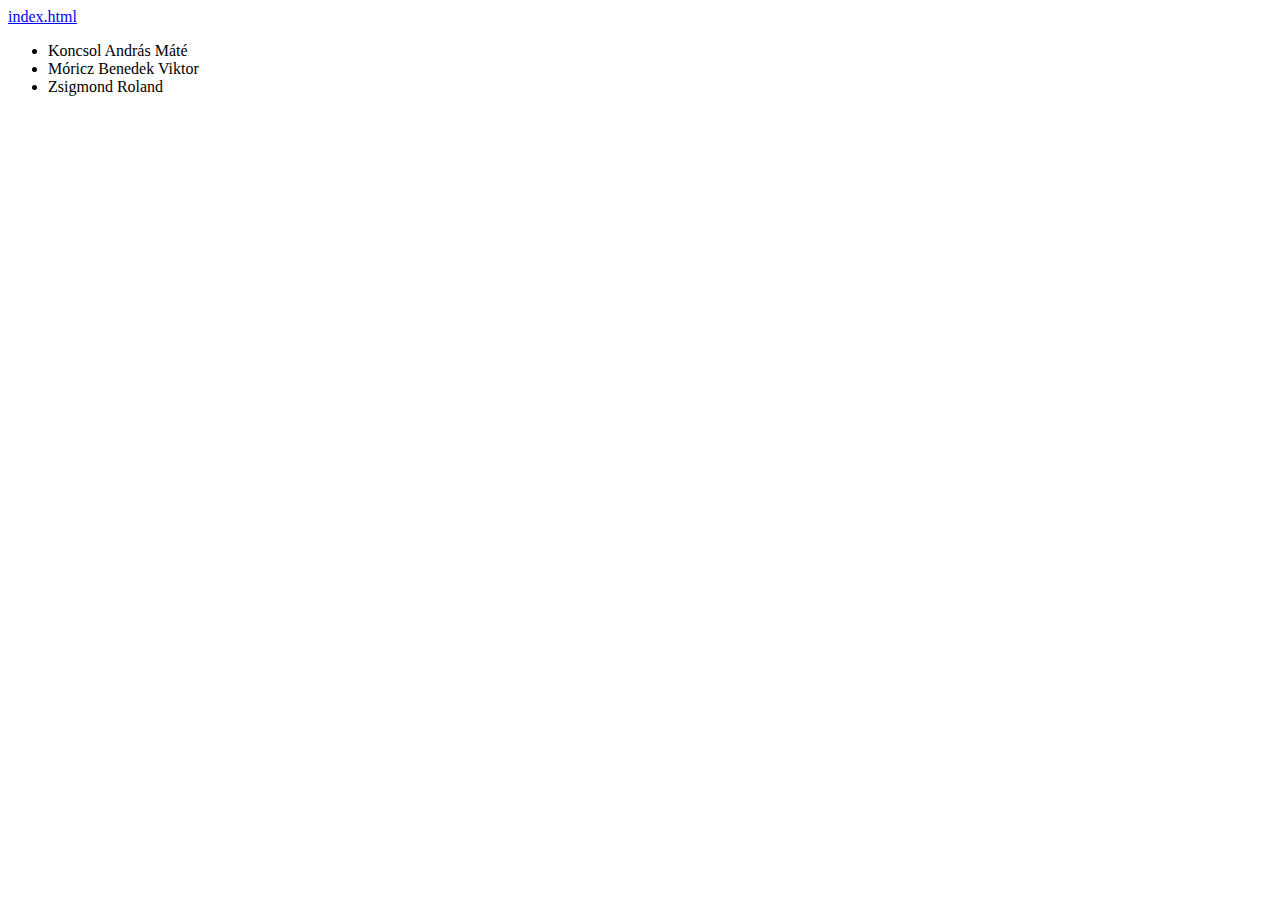
<file: index.html>
<!DOCTYPE html>
<html lang="en">
<head>
    <meta charset="UTF-8">
    <meta name="viewport" content="width=, initial-scale=1.0">
    <title>Document</title>
</head>
<body>
	<a href="Weblapok/index.html">index.html</a>
    <ul>
        <li>Koncsol András Máté</li>
        <li>Móricz Benedek Viktor</li>
        <li>Zsigmond Roland</li>
    </ul>
</body>
</html>
</file>
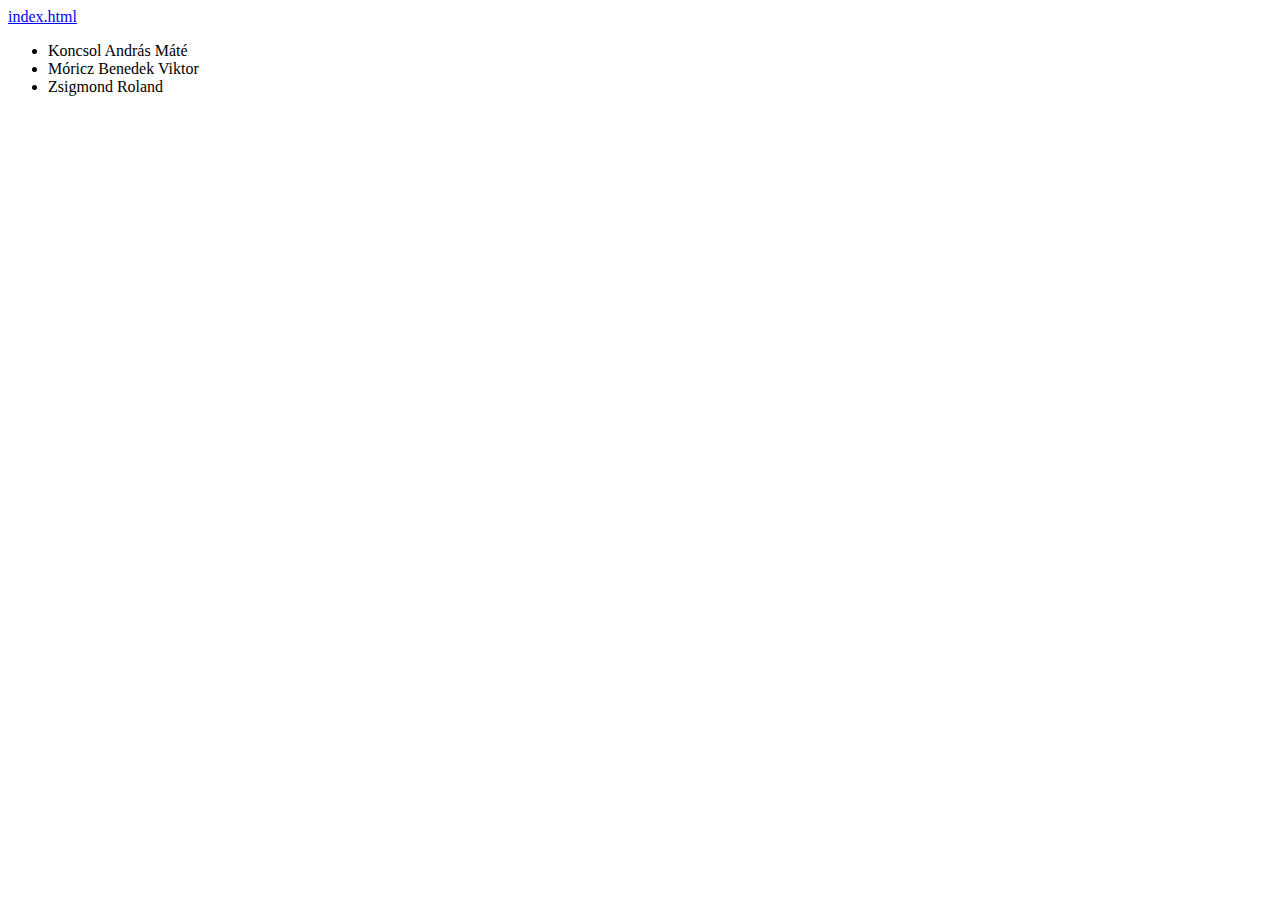
<file: Media/index.html>
<!DOCTYPE html>
<html lang="en">
<head>
    <meta charset="UTF-8">
    <meta name="viewport" content="width=, initial-scale=1.0">
    <title>Document</title>
    <a href="index.html">index.html</a>
</head>
<body>
    <Ul>
        <li>Koncsol András Máté</li>
        <li>Móricz Benedek Viktor</li>
        <li>Zsigmond Roland</li>
    </Ul>
</body>
</html>
</file>
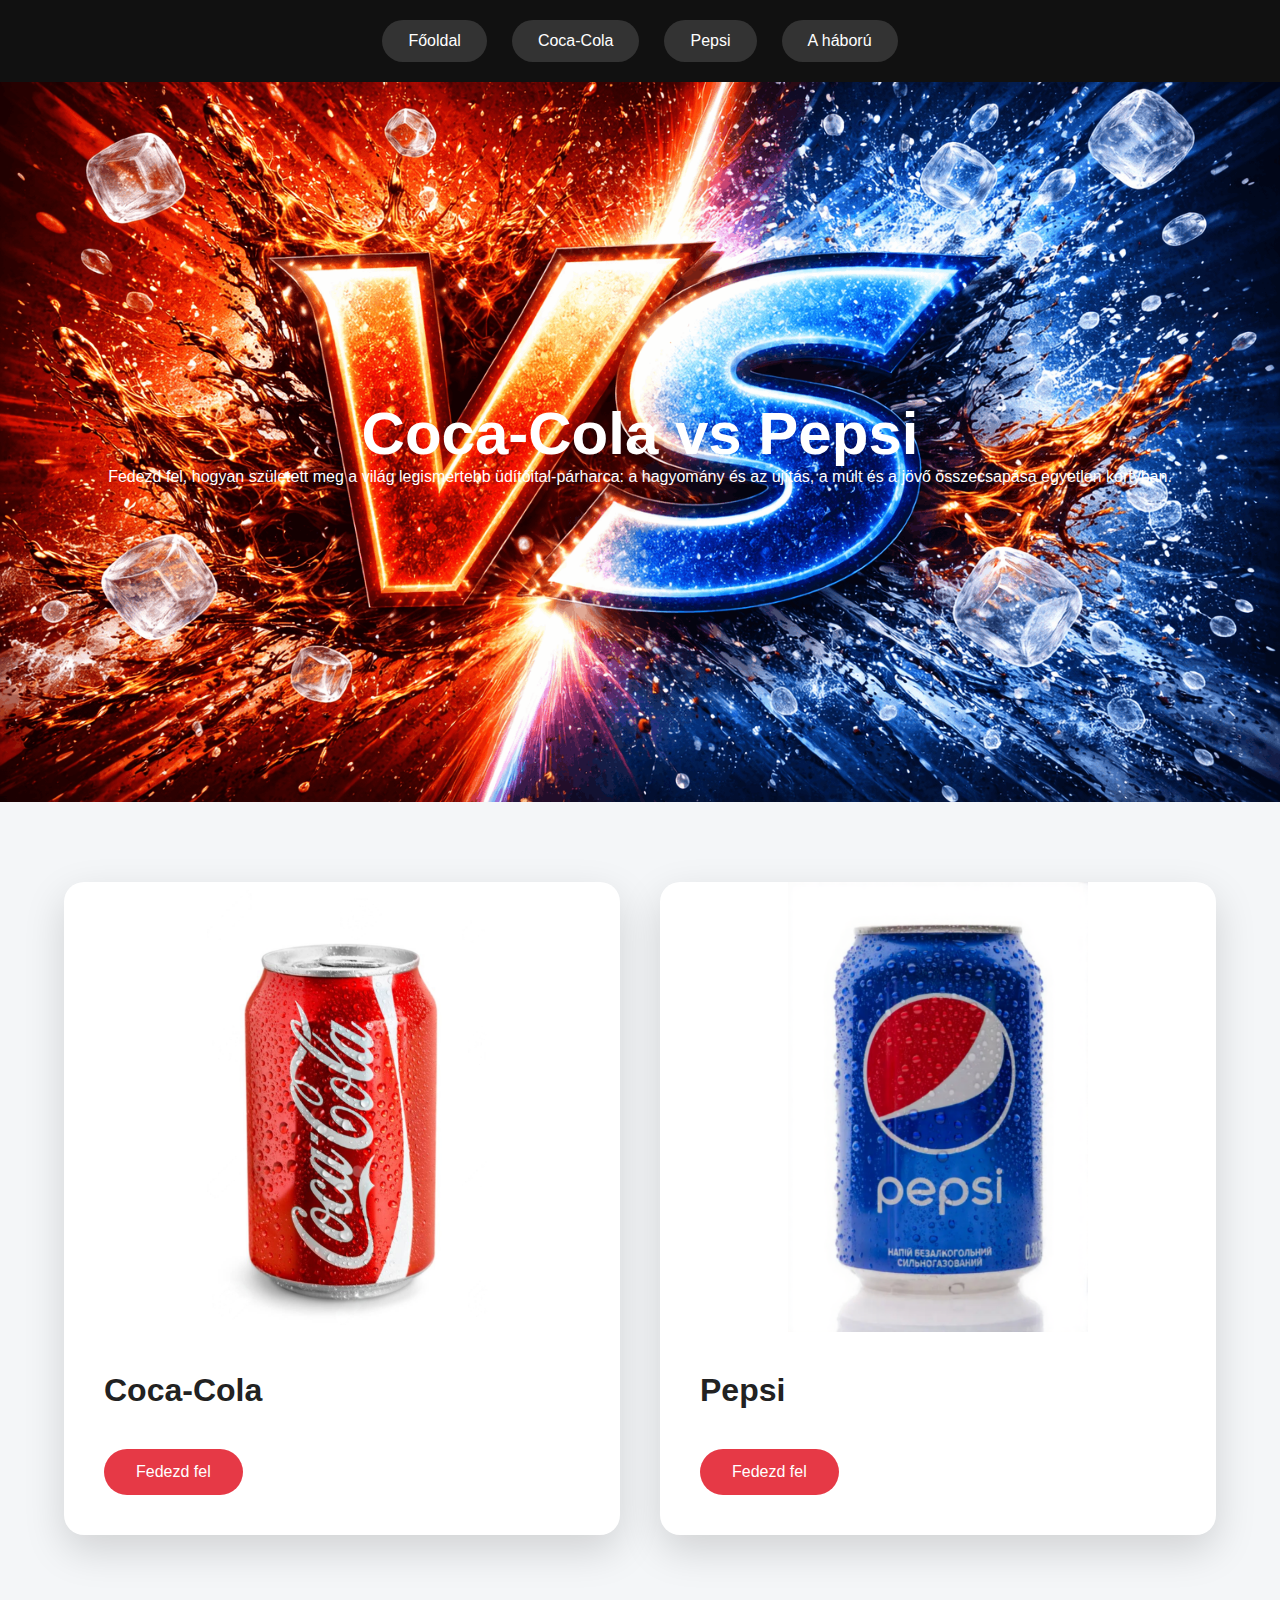
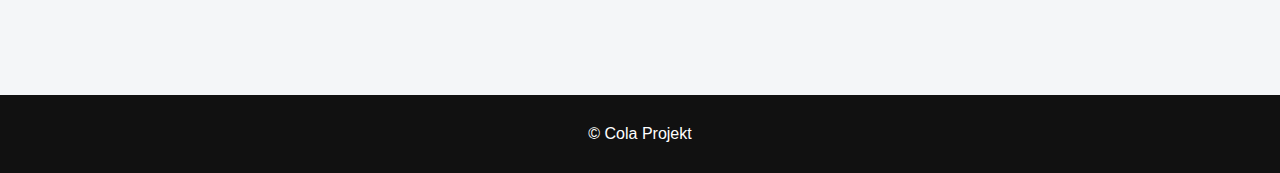
<file: Weblapok/index.html>
<head>
    <meta charset="UTF-8">
    <title>Cola világ</title>
    <link rel="stylesheet" href="style.css">
    <style>
        .hero {
            background-image: url('../Media/VS.png.png');
            background-size: cover;
            background-position: center;
            background-repeat: no-repeat;
            color: white;
        }
    </style>
</head>

</head>
<body>

<nav class="navbar">
    <a href="index.html">Főoldal</a>
    <a href="coca.html">Coca-Cola</a>
    <a href="pepsi.html">Pepsi</a>
    <a href="rivalry.html">A háború</a>
</nav>

<section class="hero">
    <div class="hero-content">
        <h1>Coca-Cola vs Pepsi</h1>
        <p>
            Fedezd fel, hogyan született meg a világ legismertebb üdítőital-párharca:
            a hagyomány és az újítás, a múlt és a jövő összecsapása egyetlen kortyban.
        </p>
    </div>
</section>

<section class="container split">

    <div class="card">
        <a href="coca.html">
            <img src="../Media/coca_cola.jpeg" alt="Coca-Cola">
        </a>
        <div class="card-content">
            <h2>Coca-Cola</h2>
            <a class="button" href="coca.html">Fedezd fel</a>
        </div>
    </div>

    <div class="card">
        <a href="pepsi.html">
            <img src="../Media/pepsi.png" alt="Pepsi">
        </a>
        <div class="card-content">
            <h2>Pepsi</h2>
            <a class="button" href="pepsi.html">Fedezd fel</a>
        </div>
    </div>

</section>

<footer>
    © Cola Projekt
</footer>

</body>
</html>
</file>
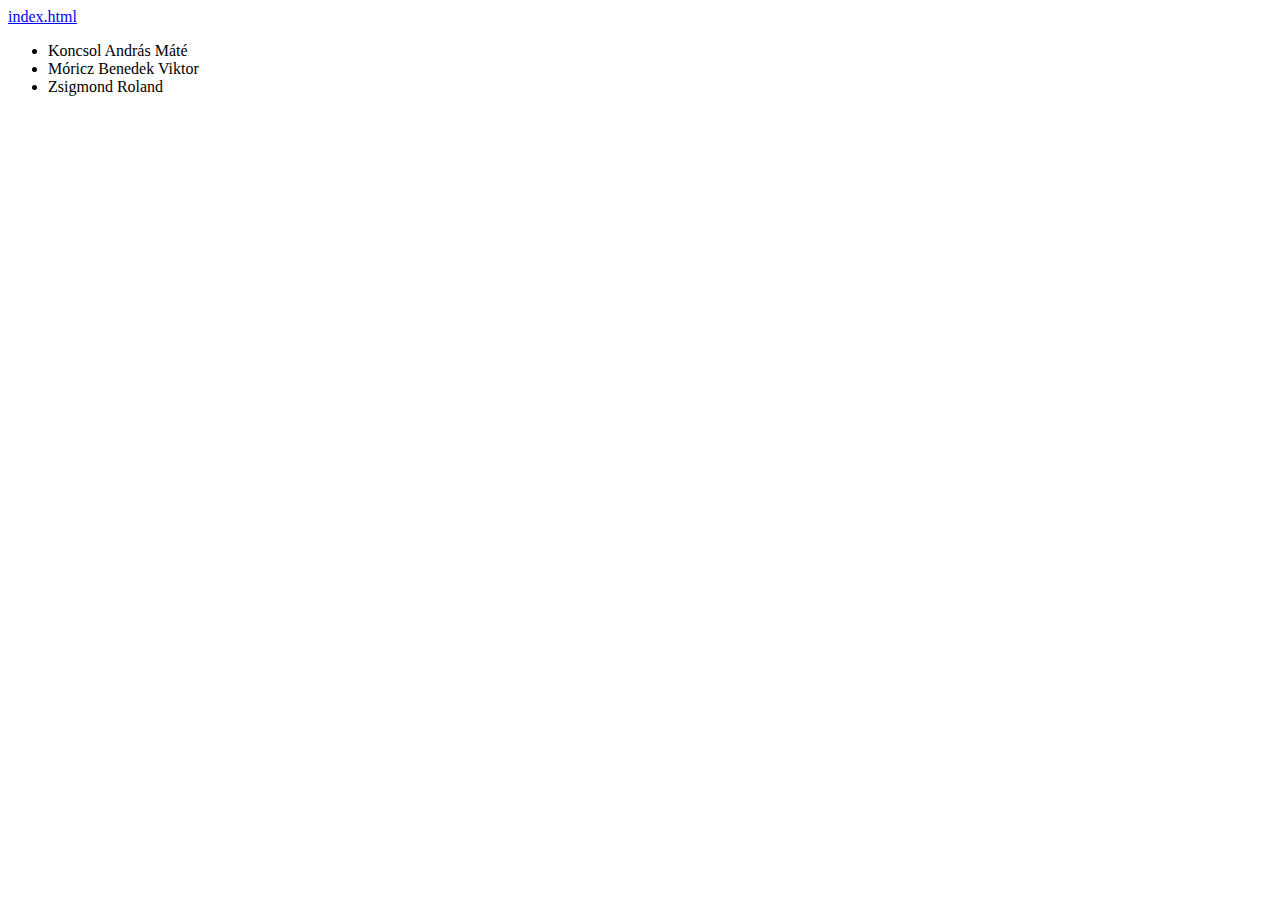
<file: index2.html>
<!DOCTYPE html>
<html lang="en">
<head>
    <meta charset="UTF-8">
    <meta name="viewport" content="width=, initial-scale=1.0">
    <title>Document</title>
    <a href="weblap/index.html">index.html</a>
</head>
<body>
    <Ul>
        <li>Koncsol András Máté</li>
        <li>Móricz Benedek Viktor</li>
        <li>Zsigmond Roland</li>
    </Ul>
</body>
</html>
</file>
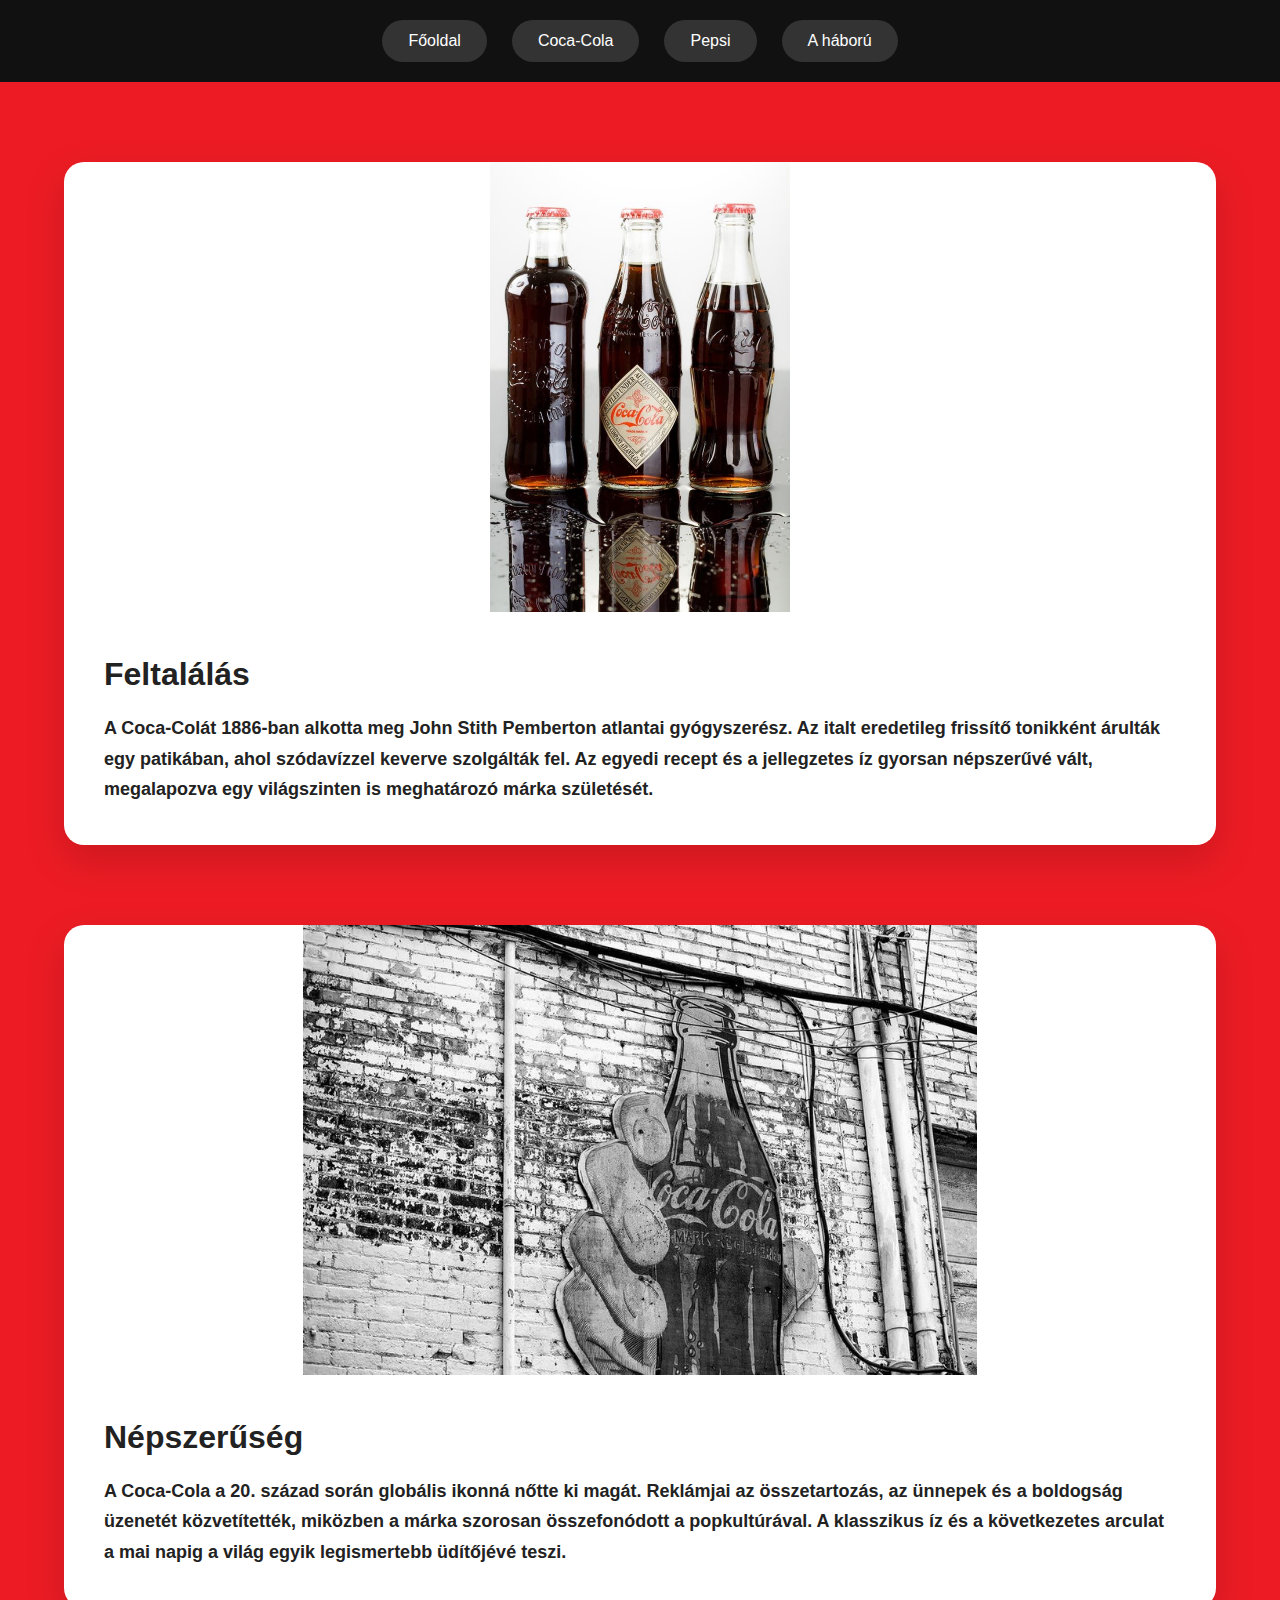
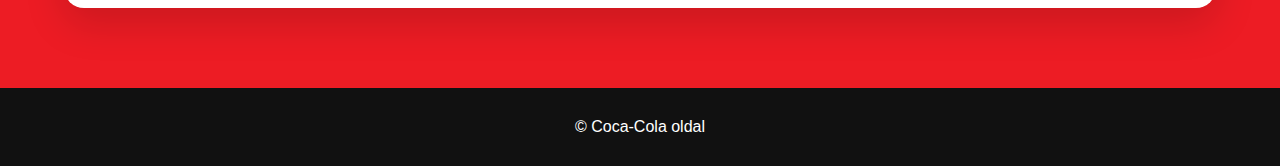
<file: Weblapok/coca.html>
<!DOCTYPE html>
<html lang="hu">
<head>
    <meta charset="UTF-8">
    <title>Coca-Cola</title>
    <link rel="stylesheet" href="style.css">
</head>
<body style="background-color: rgb(237, 28, 36) ;">

<nav>
    <a href="index.html">Főoldal</a>
    <a href="coca.html">Coca-Cola</a>
    <a href="pepsi.html">Pepsi</a>
    <a href="rivalry.html">A háború</a>
</nav>

<div class="container">

    <div class="card">
        <img src="/Media/old_coca_cola_bottles.jpg" alt="">
        <div class="card-content">
            <h2>Feltalálás</h2>
            <p class="ccszov"><b> A Coca-Colát 1886-ban alkotta meg John Stith Pemberton atlantai gyógyszerész. Az italt eredetileg
                    frissítő tonikként árulták egy patikában, ahol szódavízzel keverve szolgálták fel. Az egyedi recept és a
                    jellegzetes íz gyorsan népszerűvé vált, megalapozva egy világszinten is meghatározó márka születését.</b>
            </p>
        </div>
    </div>

    <div class="card">
        <img src="/Media/coca_cola_ad.jpg" alt="">
        <div class="card-content">
            <h2>Népszerűség</h2>
            <p class="ccszov">
            <b> A Coca-Cola a 20. század során globális ikonná nőtte ki magát. Reklámjai az összetartozás, az ünnepek és a boldogság
                üzenetét közvetítették, miközben a márka szorosan összefonódott a popkultúrával. A klasszikus íz és a következetes
                arculat a mai napig a világ egyik legismertebb üdítőjévé teszi.</b>
            </p>
        </div>
    </div>

</div>

<footer>© Coca-Cola oldal</footer>
</body>
</html>
</file>
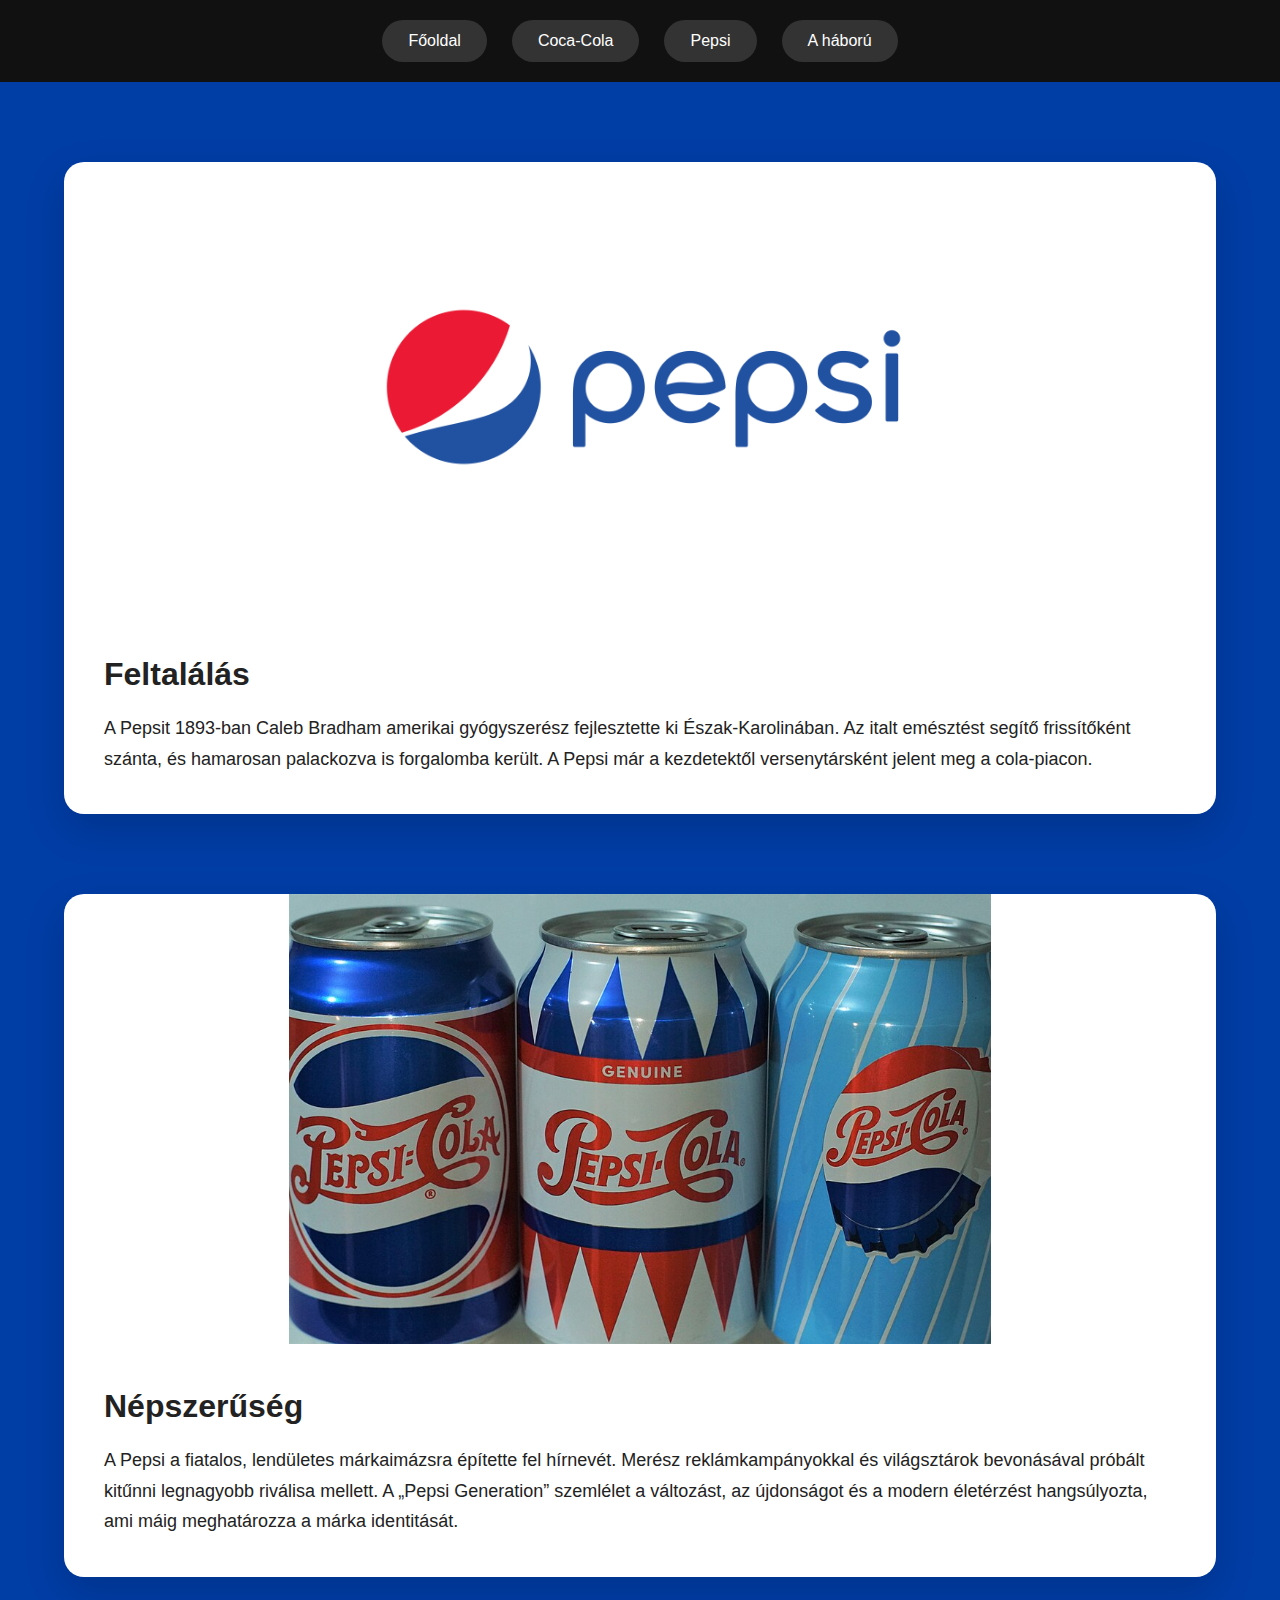
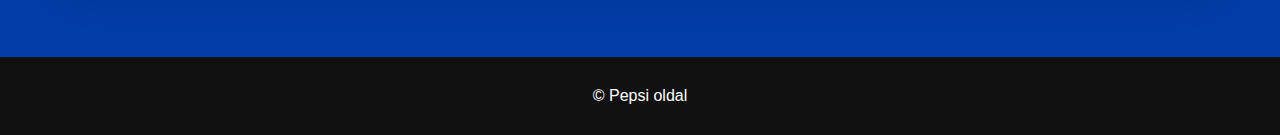
<file: Weblapok/pepsi.html>
<!DOCTYPE html>
<html lang="hu">
<head>
    <meta charset="UTF-8">
    <title>Pepsi</title>
    <link rel="stylesheet" href="style.css">
</head>
<body style="background-color: rgb(0, 61, 165);">

<nav style="text-align: center;">
    <a href="index.html">Főoldal</a>
    <a href="coca.html">Coca-Cola</a>
    <a href="pepsi.html">Pepsi</a>
    <a href="rivalry.html">A háború</a>
</nav>

<div class="container"> 

    <div class="card">
        
<img src="../Media/pepsi2.png" alt="Pepsi image">
        <div class="card-content">
            <h2>Feltalálás</h2>
            <p>
                A Pepsit 1893-ban Caleb Bradham amerikai gyógyszerész fejlesztette ki Észak-Karolinában. Az italt emésztést segítő frissítőként szánta, és hamarosan palackozva is forgalomba került. A Pepsi már a kezdetektől versenytársként jelent meg a cola-piacon.
            </p>
        </div>
    </div>

    <div class="card">
        <img src="../Media/Vintage_pepsi_cans.jpg" alt="Vintage Pepsi cans">
        <div class="card-content">
            <h2>Népszerűség</h2>
            <p>
                A Pepsi a fiatalos, lendületes márkaimázsra építette fel hírnevét. Merész reklámkampányokkal és világsztárok bevonásával próbált kitűnni legnagyobb riválisa mellett. A „Pepsi Generation” szemlélet a változást, az újdonságot és a modern életérzést hangsúlyozta, ami máig meghatározza a márka identitását.
            </p>
        </div>
    </div>

</div>

<footer>© Pepsi oldal</footer>
</body>
</html>
</file>
<file: Weblapok/style.css>
* {
    margin: 0;
    padding: 0;
    box-sizing: border-box;
    font-family: "Segoe UI", Arial, sans-serif;
}

body {
    background: #f4f6f8;
    color: #222;
}


nav {
    position: sticky;
    top: 0;
    background: #111;
    padding: 20px;
    display: flex;
    justify-content: center;
    gap: 25px;
    z-index: 100;
}

nav a {
    color: white;
    text-decoration: none;
    padding: 12px 26px;
    border-radius: 30px;
    background: #333;
    transition: transform .3s, background .3s;
}

nav a:hover {
    background: #e63946;
    transform: scale(1.1);
}


.hero {
    height: 80vh;
    background: linear-gradient(rgba(0,0,0,.65), rgba(0,0,0,.65)),
                url("VS.png") center/cover no-repeat;
    display: flex;
    align-items: center;
    justify-content: center;
    text-align: center;
    color: white;
    animation: fadeIn 2s ease;
}

.hero h1 {
    font-size: 60px;
    animation: slideDown 1.5s ease;
}


.container {
    width: 90%;
    max-width: 1200px;
    margin: 80px auto;
}


.card {
    background: white;
    border-radius: 20px;
    overflow:hidden;
    box-shadow: 0 15px 40px rgba(0,0,0,.15);
    margin-bottom: 80px;
    animation: fadeUp 1.2s ease;
}

.card img {
    width: 100%;
    height: 450px;
    object-fit:contain;
    transition: transform .6s;
}

.card:hover img {
    transform: scale(1.08);
}

.card-content {
    padding: 40px;
}

.card-content h2 {
    font-size: 32px;
    margin-bottom: 20px;
}

.card-content p {
    font-size: 18px;
    line-height: 1.7;
}


.split {
    display: flex;
    gap: 40px;
}

.split .card {
    flex: 1;
}


.button {
    display: inline-block;
    margin-top: 20px;
    padding: 14px 32px;
    background: #e63946;
    color: white;
    border-radius: 35px;
    text-decoration: none;
    transition: background .3s, transform .3s;
}

.button:hover {
    background: #b71c1c;
    transform: translateY(-5px);
}


footer {
    background: #111;
    color: white;
    text-align: center;
    padding: 30px;
}

.ccszov{font-family:serif;}

img {
  max-width: 100%;
  height: auto;
}

@keyframes fadeIn {
    from { opacity: 0; }
    to { opacity: 1; }
}

@keyframes slideDown {
    from { transform: translateY(-60px); opacity: 0; }
    to { transform: translateY(0); opacity: 1; }
}

@keyframes fadeUp {
    from { transform: translateY(60px); opacity: 0; }
    to { transform: translateY(0); opacity: 1; }
}

/*#W3 school. Hellyea. Sigma*/
</file>
